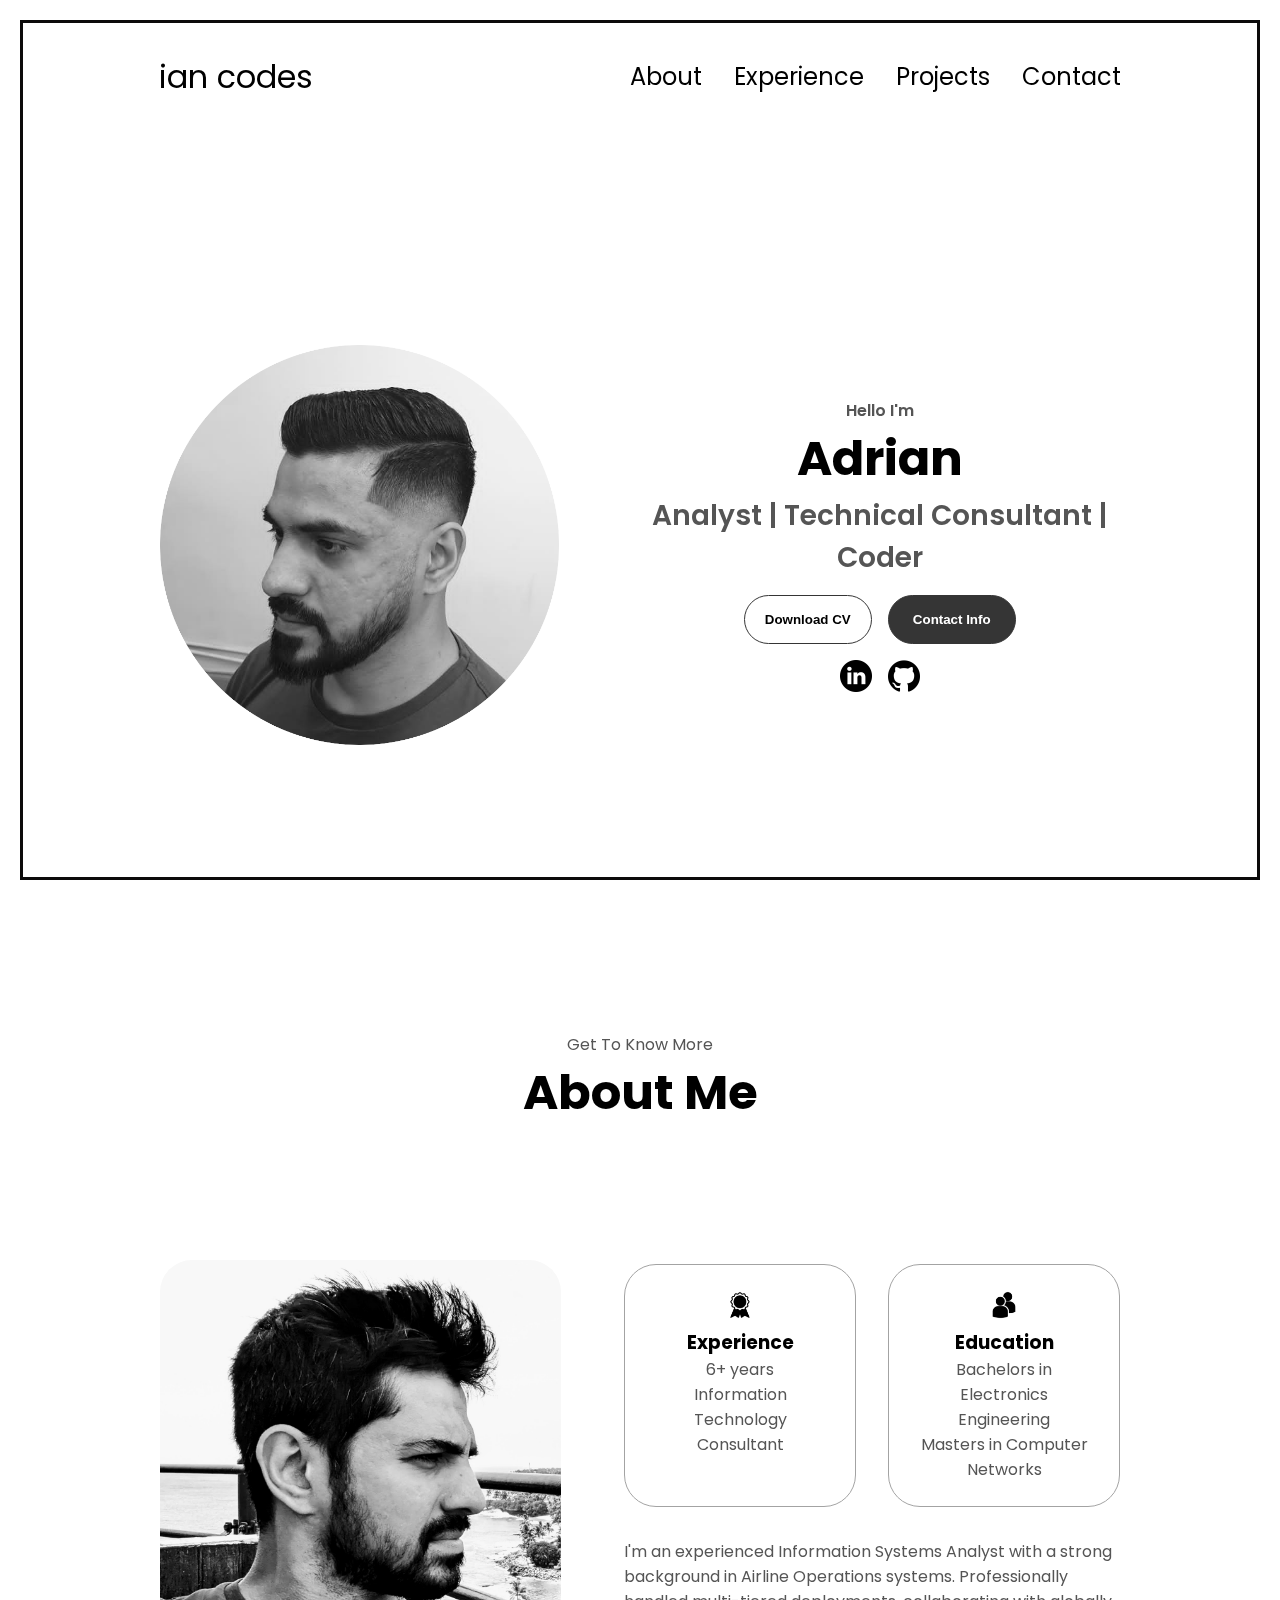
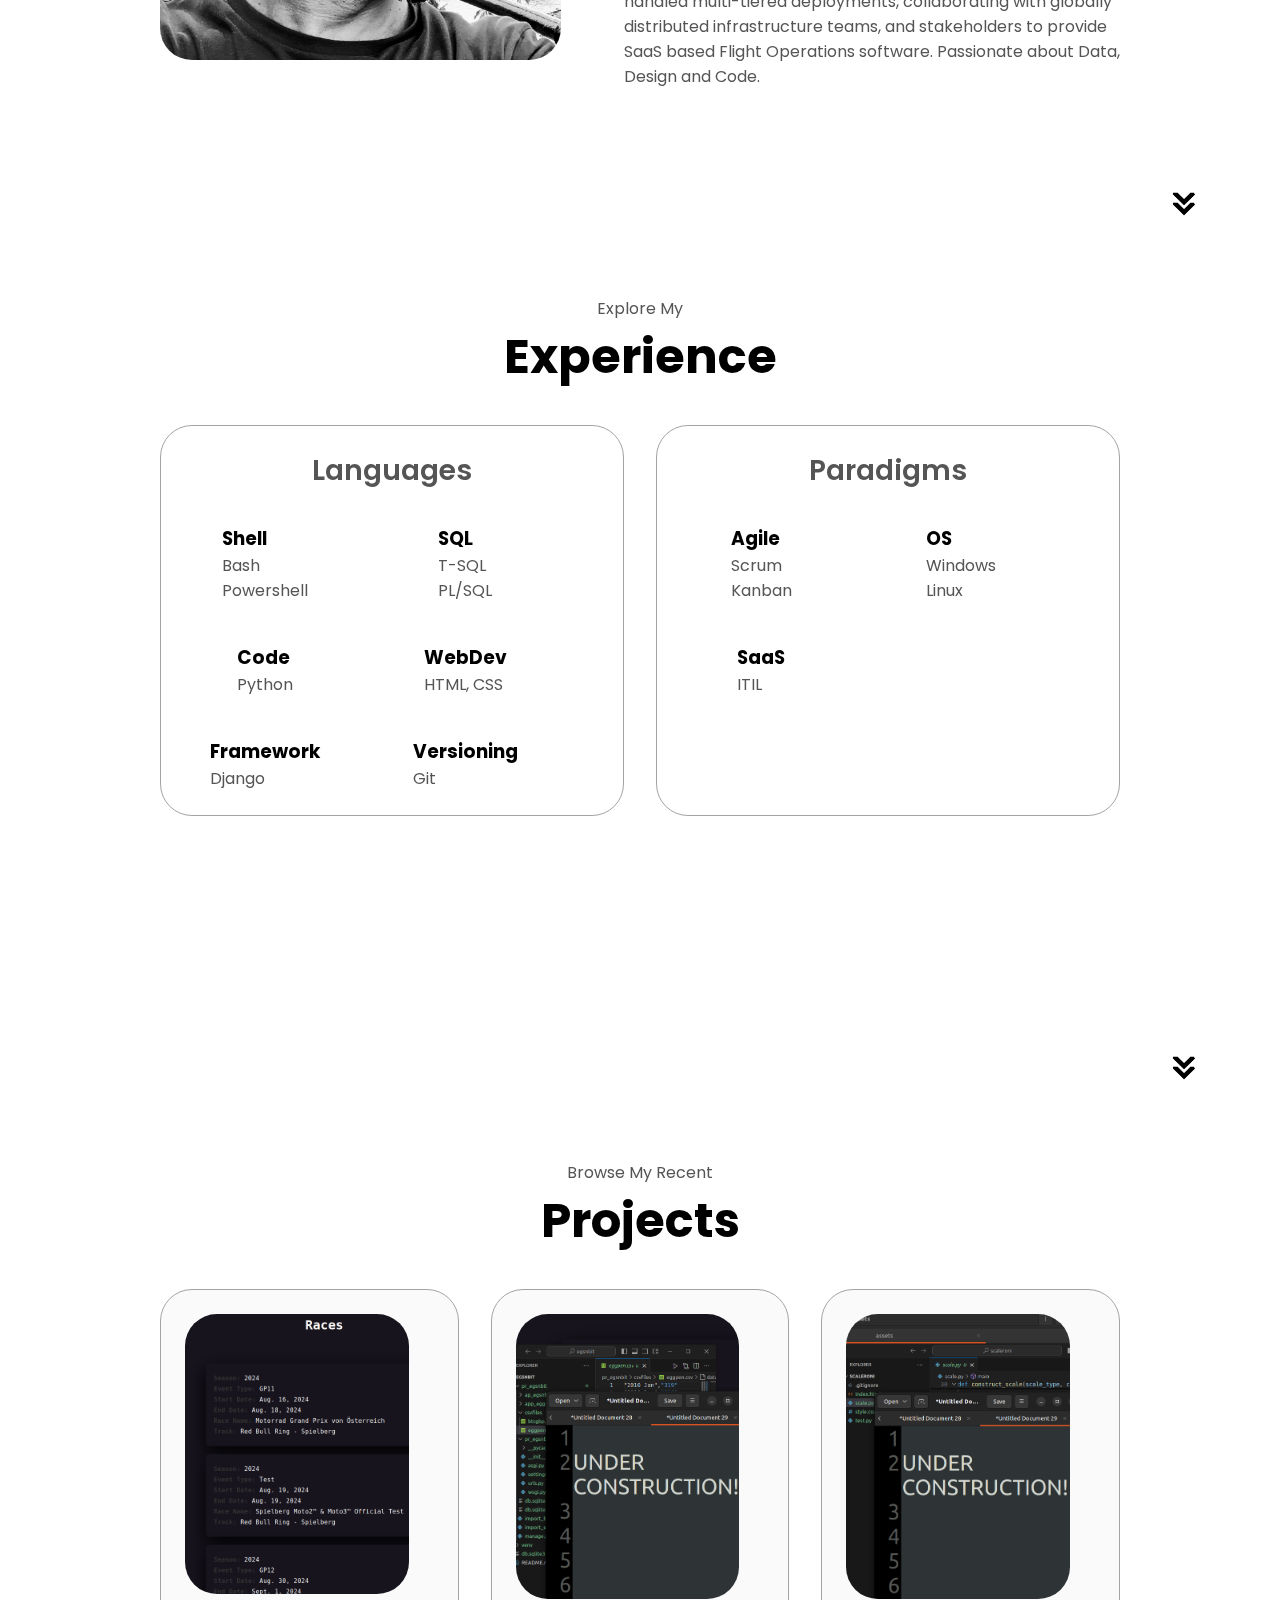
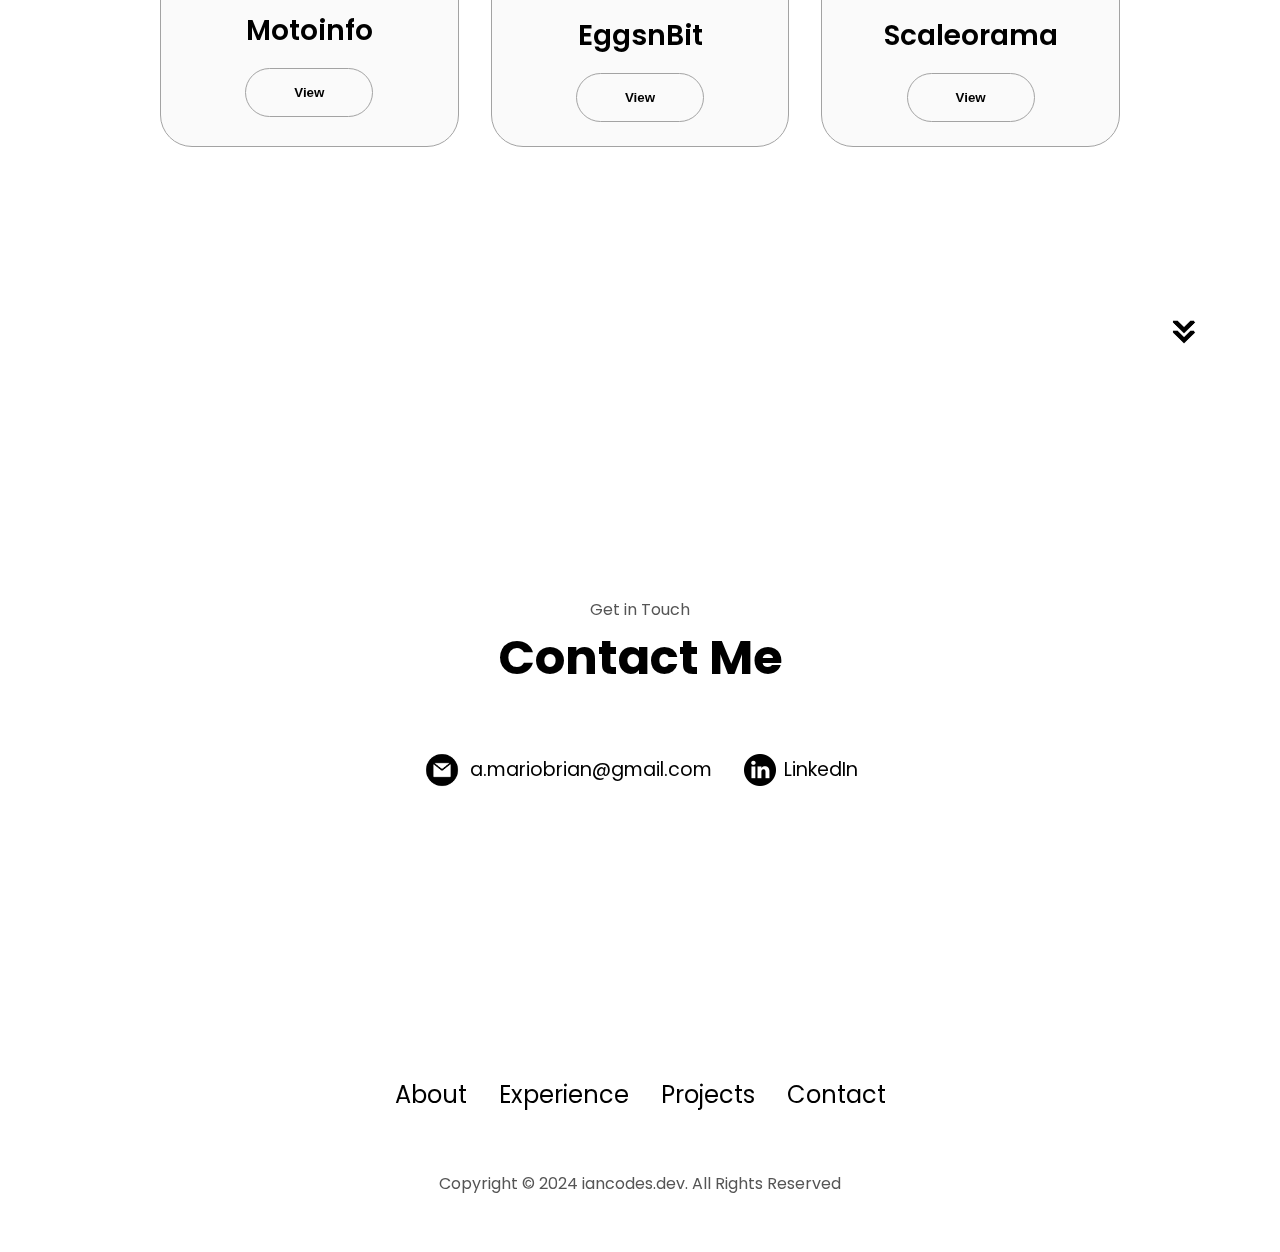
<file: index.html>
<!DOCTYPE html>
<html lang="en">

<head>
  <meta charset="UTF-8">
  <meta name="viewport" content="width=device-width, initial-scale=1.0">
  <title>My Portfolio</title>
  <link rel="stylesheet" href="style.css">
  <link rel="stylesheet" href="mediaqueries.css">
</head>

<body>
  <div class="frame">
    <div class="frame_line frame_line-left"></div>
    <div class="frame_line frame_line-right"></div>
    <div class="frame_line frame_line-top"></div>
    <div class="frame_line frame_line-bottom"></div>
  </div>
  <nav id="desktop-nav">
    <div class="logo">ian codes</div>
    <div>
      <ul class="nav-links">
        <li><a href="#about">About</a></li>
        <li><a href="#experience">Experience</a></li>
        <li><a href="#projects">Projects</a></li>
        <li><a href="#contact">Contact</a></li>
      </ul>
    </div>
  </nav>
  <nav id="hamburger-nav">
    <div class="logo">ian codes</div>
    <div class="hamburger-menu">
      <div class="hamburger-icon" onclick="toggleMenu()">
        <span></span>
        <span></span>
        <span></span>
      </div>
      <div class="menu-links">
        <li><a href="#about" onclick="toggleMenu()">About</a></li>
        <li><a href="#experience" onclick="toggleMenu()">Experience</a></li>
        <li><a href="#projects" onclick="toggleMenu()">Projects</a></li>
        <li><a href="#contact" onclick="toggleMenu()">Contact</a></li>
      </div>
    </div>
  </nav>
  <section id="profile">
    <div class="section__pic-container">
      <img src="./assets/profile-pic.png" alt="Adrian Mario profile picture">
    </div>
    <div class="section__text">
      <p class="section__text__p1">Hello I'm</p>
      <h1 class="title">Adrian</h1>
      <p class="section__text__p2">Analyst | Technical Consultant | Coder</p>
      <div class="btn-container">
        <button class="btn btn-color-2" onclick="window.open('https://github.com/adbrian/portfolio1/blob/1fed1f551c7e8f744ed26c915e7a7a07189f1540/assets/resume.pdf')">
          Download CV
        </button>
        <button class="btn btn-color-1" onclick="location.href='./#contact'">
          Contact Info
        </button>
      </div>
      <div id="socials-container">
        <img src="./assets/linkedin.png" alt="My LinkedIn profile" class="icon"
          onclick="location.href='https://www.linkedin.com/in/adrian-brian-157690b5/'" />
        <img src="./assets/github.png" alt="My Github profile" class="icon"
          onclick="location.href='https://github.com/adbrian'" />
      </div>
    </div>
  </section>
  <section id="about">
    <p class="section__text__p1">Get To Know More</p>
    <h1 class="title">About Me</p>
    </h1>
    <div class="section-container">
      <div class="section__pic-container">
        <img src="./assets/about-pic.png" alt="Profile Picture" class="about-pic">
      </div>
      <div class="about-details-container">
        <div class="about-containers">
          <div class="details-container">
            <img src="./assets/experience.png" alt="Experience icon" class="icon">
            <h3>Experience</h3>
            <p>6+ years <br /> Information Technology Consultant </p>
          </div>
          <div class="details-container">
            <img src="./assets/education.png" alt="Education icon" class="icon">
            <h3>Education</h3>
            <p>Bachelors in Electronics Engineering <br />Masters in Computer Networks </p>
          </div>
        </div>
        <div class="text-container">
          <p>I'm an experienced Information Systems Analyst with a strong background in Airline Operations systems. Professionally handled multi-tiered deployments, collaborating with globally distributed infrastructure teams, and stakeholders to provide SaaS based Flight Operations software. Passionate about Data, Design and Code.
          </p>          
        </div>
      </div>
    </div>
    <img 
    src="./assets/arrow.png" 
    alt="Arrow icon" 
    class="icon arrow" 
    onclick="location.href='./#experience'">
  </section>
  <section id="experience">
    <p class="section__text__p1">Explore My</p>
    <h1 class="title">Experience</h1>
    <div class="experience-details-container">
      <div class="about-containers">
        <div class="details-container">
          <h2 class="experience-sub-title">Languages</h2>
          <div class="article-container">
            <article>
              <img 
              src="./assets/checkmark.png" 
              alt="Experience icon"
              class="icon"
              id="tick">
              <div>
                <h3>Shell</h3>
                <p>Bash</p>
                <p>Powershell</p>
              </div>
            </article>
            <article>
              <img 
              src="./assets/checkmark.png" 
              alt="Experience icon"
              class="icon"
              id="tick">
              <div>
                <h3>SQL</h3>
                <p>T-SQL</p>
                <p>PL/SQL</p>
              </div>
            </article>
            <article>
              <img 
              src="./assets/checkmark.png" 
              alt="Experience icon"
              class="icon"
              id="tick">
              <div>
                <h3>Code</h3>
                <p>Python</p>
              </div>
            </article>
            <article>
              <img 
              src="./assets/checkmark.png" 
              alt="Experience icon"
              class="icon"
              id="tick">
              <div>
                <h3>WebDev</h3>
                <p>HTML, CSS</p>
              </div>
            </article>
            <article>
              <img 
              src="./assets/checkmark.png" 
              alt="Experience icon"
              class="icon"
              id="tick">
              <div>
                <h3>Framework</h3>
                <p>Django</p>
              </div>
            </article>
            <article>
              <img 
              src="./assets/checkmark.png" 
              alt="Experience icon"
              class="icon"
              id="tick">
              <div>
                <h3>Versioning</h3>
                <p>Git</p>
              </div>
            </article>
          </div>
        </div>
        <div class="details-container">
          <h2 class="experience-sub-title">Paradigms</h2>
          <div class="article-container">
            <article>
              <img 
              src="./assets/checkmark.png" 
              alt="Experience icon"
              class="icon"
              id="tick">
              <div>
                <h3>Agile</h3>
                <p>Scrum</p>
                <p>Kanban</p>
              </div>
            </article>
            <article>
              <img 
              src="./assets/checkmark.png" 
              alt="Experience icon"
              class="icon"
              id="tick">
              <div>
                <h3>OS</h3>
                <p>Windows</p>
                <p>Linux</p>
              </div>
            </article>
            <article>
              <img 
              src="./assets/checkmark.png" 
              alt="Experience icon"
              class="icon"
              id="tick">
              <div>
                <h3>SaaS</h3>
                <p>ITIL</p>
              </div>
            </article>
          </div>
        </div>
      </div>
    </div>
    <img 
    src="./assets/arrow.png" 
    alt="Arrow icon" 
    class="icon arrow" 
    onclick="location.href='./#projects'">
  </section>
  <section id="projects">
    <p class="section__text__p1">Browse My Recent</p>
    <h1 class="title">Projects</h1>
    <div class="experience-details-container">
      <div class="about-containers">
      <div class="details-container color-container">
        <div class="article-container">
          <img src="./assets/project-1.png" 
          alt="Project 1"
          class="project-img">
        </div>
        <div>
          <h2 class="experience-sub-title project-title">Motoinfo</h2>
          <div class="btn-container">
            <button 
            class="btn btn-color-2 project-btn" 
            onclick="location.href='https://github.com'">
              View
            </button>
          </div>
        </div>
      </div>
      <div class="details-container color-container">
        <div class="article-container">
          <img src="./assets/project-2.png" 
          alt="Project 1"
          class="project-img">
        </div>
        <div>
          <h2 class="experience-sub-title project-title">EggsnBit</h2>
          <div class="btn-container">
            <button 
            class="btn btn-color-2 project-btn" 
            onclick="location.href='https://github.com'">
              View
            </button>
          </div>
        </div>
      </div>
      <div class="details-container color-container">
        <div class="article-container">
          <img src="./assets/project-3.png" 
          alt="Project 1"
          class="project-img">
        </div>
        <div>
          <h2 class="experience-sub-title project-title">Scaleorama</h2>
          <div class="btn-container">
            <button 
            class="btn btn-color-2 project-btn" 
            onclick="location.href='https://github.com'">
              View
            </button>
          </div>
        </div>
      </div></div>
    </div>
    <img 
    src="./assets/arrow.png" 
    alt="Arrow icon" 
    class="icon arrow" 
    onclick="location.href='./#projects'">
  </section>
  <section id="contact">
    <p class="section__text__p1">Get in Touch</p>
    <h1 class="title">Contact Me</h1>
    <div class="contact-info-upper-container">
      <div class="contact-info-container">
        <img 
        src="./assets/email.png" 
        alt="Email icon" 
        class="icon contact-icon email-icon">
        <p><a href="mailto:a.mariobrian@gmail.com">a.mariobrian@gmail.com</a></p>
      </div>
      <div class="contact-info-container">
        <img 
        src="./assets/linkedin.png" 
        alt="LinkedIn icon" 
        class="icon contact-icon">
        <p><a href="https://www.linkedin.com/in/adrian-brian/">LinkedIn</a></p>
      </div>
    </div>
  </section>
  <footer>
    <nav>
      <div class="nav-links-container">
        <ul class="nav-links">
          <li><a href="#about">About</a></li>
          <li><a href="#experience">Experience</a></li>
          <li><a href="#projects">Projects</a></li>
          <li><a href="#contact">Contact</a></li>
        </ul>
      </div>
    </nav>
    <p>Copyright &#169; 2024 iancodes.dev. All Rights Reserved</p>
  </footer>
  <script src="script.js"></script>
</body>


</html>
</file>
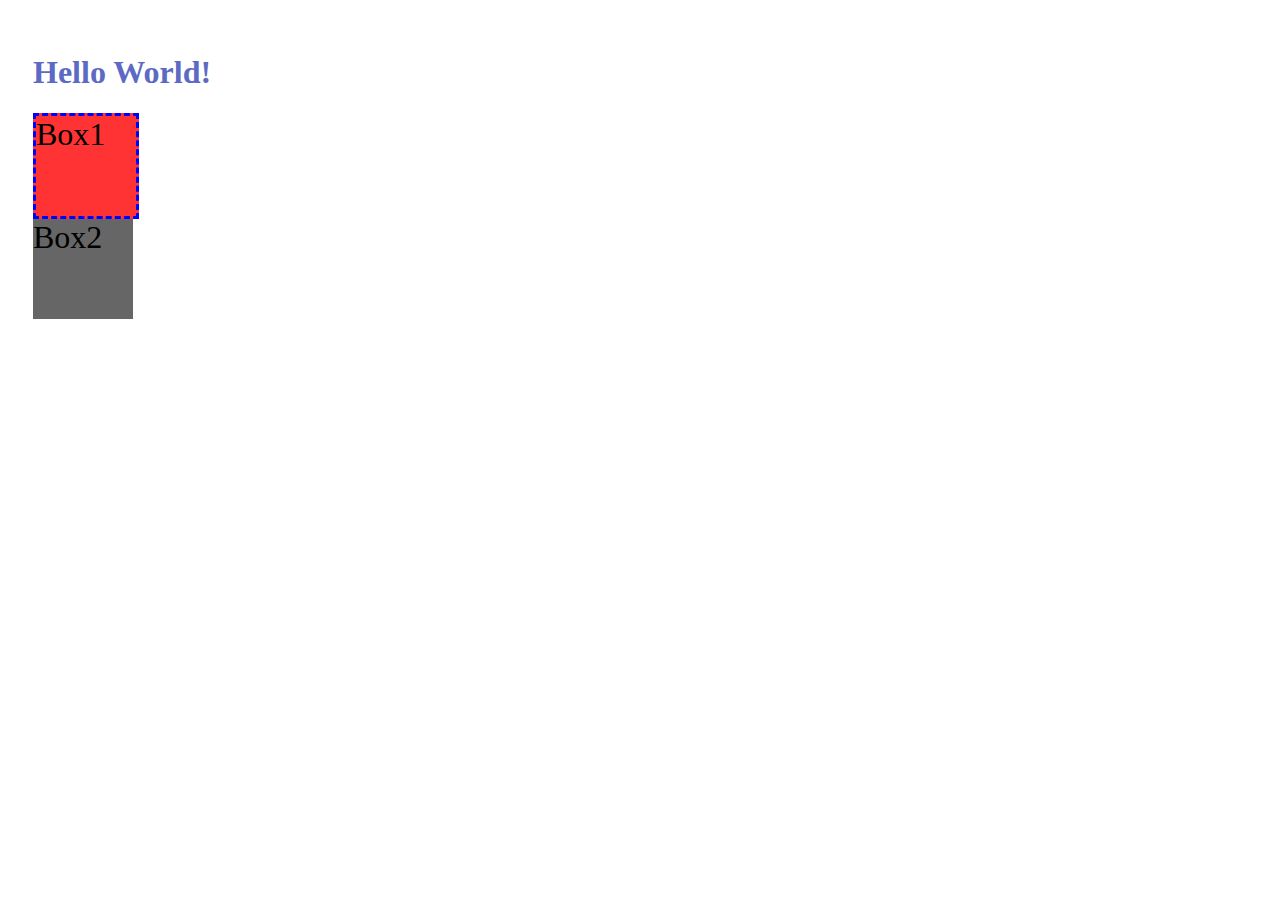
<file: test.html>
<!DOCTYPE html>
<html>
<head>
    <title>Hello World!</title>
    <style>
        body {
            padding: 25px;
        }
        .title {
            color: #5C6AC4;
        }
        .box {
            border: dashed blue;
            font-size: 2em;
            width: 100px;
            height: 100px;
        }
        .box1 {
            background-color: hsl(0, 100%, 60%);
            margin-right: 50px;
        }
        .box2 {
            border: none; /* Override the border property from .box */
            background-color: hsl(100, 0%, 40%);
            margin-right: 50px;
        }
    </style>
</head>
<body>
    <h1 class="title">Hello World!</h1>
    <p id="currentTime"></p>
    <div class="box box1">Box1</div>
    <div class="box box2">Box2</div>
    <script src="script.js"></script>
</body>
</html>
</file>
<file: style.css>
/* GENERAL */

@import url('https://fonts.googleapis.com/css2?family=Poppins:wght@300;400;500;600&display=swap');

* {
  margin: 0;
  padding: 0;
}

body {
  font-family: "Poppins", sans-serif;
  /* background-color: #9b9b9b; */
}

html {
  scroll-behavior: smooth;
}

p {
  color : rgb(85, 85, 85);
}

/* TRANSITION */

a, .btn {
  transition: all 300ms ease;
}

/* DESKTOP NAV */

nav, .nav-links {
  display: flex;
}

nav {
  justify-content: space-around;
  align-items: center;
  height: 17vh;
}

.nav-links {
  gap: 2rem;
  list-style: none;
  font-size: 1.5rem;
}

a {
  color: black;
  text-decoration: none;
  text-decoration-color: white;
}

a:hover {
  color: grey;
  text-decoration: underline;
  text-underline-offset: 1rem;
  text-decoration-color: rgb(181, 181, 181); 
}

.logo {
  font-size: 2rem;
}

.logo:hover {
  cursor: default;
}

/* HAMBURGER MENU */

#hamburger-nav {
  display: none;
}

.hamburger-menu {
  position: relative;
  display: inline-block;
}

.hamburger-icon {
  display: flex;
  flex-direction: column;
  justify-content: space-between;
  height: 24px;
  width: 30px;
  cursor: pointer;
}

.hamburger-icon span {
  width: 100%;
  height: 2px;
  background-color: black;
  transition: all 0.3 ease-in-out;
}

.menu-links {
  position: absolute;
  top: 100%;
  right: 0;
  background-color: white;
  width: fit-content;
  max-height: 0;
  overflow: hidden;
  transition: all 0.3 ease-in-out;
}

.menu-links a {
  display: block;
  padding: 10px;
  text-align: center;
  font-size: 1.5rem;
  color: black;
  text-decoration: none;
  transition: all 0.3 ease-in-out;
}

.menu-links li {
  list-style: none;
}

.menu-links.open {
  max-height: 300px;
}

.hamburger-icon.open span:first-child {
  transform: rotate(45deg) translate(10px, 5px);
}

.hamburger-icon.open span:nth-child(2) {
  opacity: 0;
}

.hamburger-icon.open span:last-child {
  transform: rotate(-45deg) translate(10px, -5px);
}

.hamburger-icon span:first-child {
  transform: none;
}

.hamburger-icon span:nth-child(2) {
  opacity: 1;
}

.hamburger-icon span:last-child {
  transform: none;
}

/* SECTIONS */

section {
  padding-top: 4vh;
  height: 96vh;
  margin: 0 10rem;
  box-sizing: border-box;
  min-height: fit-content;
}

.section-container {
  display: flex;
}

#profile {
  display: flex;
  justify-content: center;
  gap: 5rem;
  height: 80vh;
}

.section__pic-container {
  display: flex;
  height: 400px;
  width: 400px;
  margin: auto 0;
}

.section__text {
  align-self: center;
  text-align: center;
}

.section__text p {
  font-weight: 600;
}

.section__text__p1 {
  text-align: center;
}

.section__text__p2 {
  font-size: 1.75rem;
  margin-bottom: 1rem;
}

.title {
  font-size: 3rem;
  text-align: center;
}

#socials-container {
  display: flex;
  justify-content: center;
  margin-top: 1rem;
  gap: 1rem;
}

/* ICONS */

.icon {
  cursor: pointer;
  height: 2rem;
}

/* BUTTONS */

.btn-container {
  display: flex;
  justify-content: center;
  gap: 1rem;
}

.btn {
  font-weight: 600;
  transition: all 300ms ease;
  padding: 1rem;
  width: 8rem;
  border-radius: 2rem;
}

.btn-color-1,
.btn-color-2 {
  border: rgb(53, 53, 53) 0.1rem solid;
}

.btn-color-1:hover,
.btn-color-2:hover {
  cursor: pointer;
}

.btn-color-1,
.btn-color-2:hover {
  background-color: rgb(53, 53, 53);
  color: white;
}

.btn-color-1:hover {
  background: rgb(0, 0, 0);
}

.btn-color-2 {
  background: none;
}

.btn-color-2:hover {
  border: rgb(255, 255, 255) 0.1rem solid;
}

.btn-container {
  gap: 1rem;
}

/* ABOUT SECTION */

#about {
  position: relative;
}

.about-containers {
  gap: 2rem;
  margin-bottom: 2rem;
  margin-top: 2rem;
}

.about-details-container {
  justify-content: center;
  flex-direction: column;
}

.about-containers,
.about-details-container {
  display: flex;
}

.about-pic {
  border-radius: 2rem;
}

.arrow {
  position: absolute;
  right: -5rem;
  bottom: 2.5rem;
}

.details-container {
  padding: 1.5rem;
  flex: 1;
  background: white;
  border-radius: 2rem;
  border: rgb(53, 53, 53) 0.1rem solid;
  border-color: rgb(163, 163, 163);
  text-align: center;
}

.section-container {
  gap: 4rem;
  height: 80%;
}

.section__pic-container {
  height: 400px;
  width: 400px;
  margin: auto 0;
}

/*  EXPERIENCE SECTION */

#experience {
  position: relative;
}

.experience-sub-title {
  color: rgb(85, 85, 85);
  font-weight: 600;
  font-size: 1.75rem;
  margin-bottom: 2rem;
}

.experience-details-container {
  display: flex;
  justify-content: center;
  flex-direction: column
}

.article-container {
  display: flex;
  text-align: initial;
  flex-wrap: wrap;
  flex-direction: row;
  gap: 2.5rem;
  justify-content: flex-start;
}

article {
  display: flex;
  width: 10rem;
  justify-content: space-around;
  gap: 0.5rem;
}

article .icon {
  cursor: default;
}

/* PROJECTS */

#projects {
  position: relative;
}

.color-container {
  border-color: rgb(163, 163, 163);
  background: rgb(250, 250, 250);
}

.project-img {
  border-radius: 2rem;
  width: 90%;
  height: 90%;
}

.project-title {
  margin: 1rem;
  color: black;
}

.project-btn {
  color: black;
  border-color: rgb(163, 163, 163);
}

#contact {
  display: flex;
  justify-content: center;
  flex-direction: column;
  height: 70vh;
}

.contact-info-upper-container {
  display: flex;
  justify-content: center;
  border-radius: 2rem;
  border: rgb(53, 53, 53);
  border-color: rgb(163, 163, 163) ;
  background: (250, 250, 250);
  margin: 2rem auto;
  padding: 0.5rem;
}

.contact-info-container {
  display: flex;
  align-items: center;
  justify-content: center;
  gap: 0.5rem;
  margin: 1rem;
}

.contact-info-container p {
  font-size: larger;
}

.contact-icon {
  cursor: default;
  height: ;
}

.email-icon {
  height: 2.5rem;
}

/* FOOTER SECTION */

footer {
  height: 26vh;
  margin: 0 1rem;
}

footer p {
  text-align: center;
}

#tick {
  display: none;
}
/* Define the padding as a CSS variable */
:root {
  --pad: 20px; /* Adjust this value to increase or decrease the padding */
}

/* Frame styles */
.frame {
  position: fixed;
  z-index: 10;
  left: var(--pad);
  right: var(--pad);
  top: var(--pad);
  bottom: var(--pad);
  mix-blend-mode: difference;
  pointer-events: none;
}

/* Adjusted frame line styles */
.frame_line {
  position: absolute;
  background-color: #0c0b0b; /* Color of the frame */
  opacity: 1;
}

/* Thicker lines for visibility */
.frame_line-left {
  left: 0;
  top: 0;
  width: 3px;  /* Increase thickness */
  height: 100%;
}

.frame_line-right {
  right: 0;
  top: 0;
  width: 3px;  /* Increase thickness */
  height: 100%;
}

.frame_line-top {
  left: 0;
  top: 0;
  width: 100%;
  height: 3px;  /* Increase thickness */
}

.frame_line-bottom {
  left: 0;
  bottom: 0;
  width: 100%;
  height: 3px;  /* Increase thickness */
}
/* Content Wrapper */
.content-wrapper {
  position: fixed;
  top: var(--pad);
  bottom: var(--pad);
  left: var(--pad);
  right: var(--pad);
  overflow: hidden; /* Hide content that overflows the frame */
  z-index: 5; /* Ensure it's below the frame */
  background-color: white; /* Set the background to ensure it's visible */
  padding: var(--pad); /* Optional padding inside the frame */
  box-sizing: border-box; /* Ensure padding is included in the size */
}
</file>
<file: mediaqueries.css>
@media screen and (max-width: 1400px) {
  #profile {
    height: 83vh;
    margin-bottom: 6rem;
  }
  .about-containers {
    flex-wrap: wrap;
  }
}

@media screen and (max-width: 1200px) {
  #desktop-nav {
  display: none;
  }
  #hamburger-nav {
    display: flex;
  }
  #experience,
  .experience-details-container {
    margin-top: 2rem;
  }
  #profile,
  .section-container {
  display: block;
  }
  .arrow {
    display: none;
  }
  section,
  .section-container {
    height: fit-content;
  }
  section {
    margin: 0 5%;
  }
  .section__pic-container {
    width: 275px;
    height: 275px;
    margin: 0 auto 2rem;
  }
  .about-containers {
  margin-top: 0;
  }
}

@media screen and (max-width: 600px) {
  #contact, footer {
    height: 40vh;
  }
  #profile {
    height: 83vh;
    margin-bottom: 0;
  } 
  article {
    font-size: 1rem;
  }
  footer nav {
    height: fit-content;
    margin-bottom: 2rem;
  }
  .about-containers,
  .contact-info-upper-container,
  .btn-container {
    flex-wrap: wrap;
  }
  .contact-info-container {
    margin: 0;
  }
  .contact-info-container p,
  .nav-links li a {
    font-size: 1rem;
  }
  .experience-sub-title {
    font-size: 1.25rem;
  }
  .logo {
    font-size: 1.5rem;
  }
  .nav-links {
    flex-direction: column;
    gap: 0.5rem;
    text-align: center;
  }
  .section__pic-container {
    width: auto;
    height: 46vh;
    justify-content: center;
  }
  .section__text__p2 {
    font-size: 1.25rem;
  }
  .title {
    font-size: 2rem;
  }
  .text-container {
    text-align: justify;
  }
</file>
